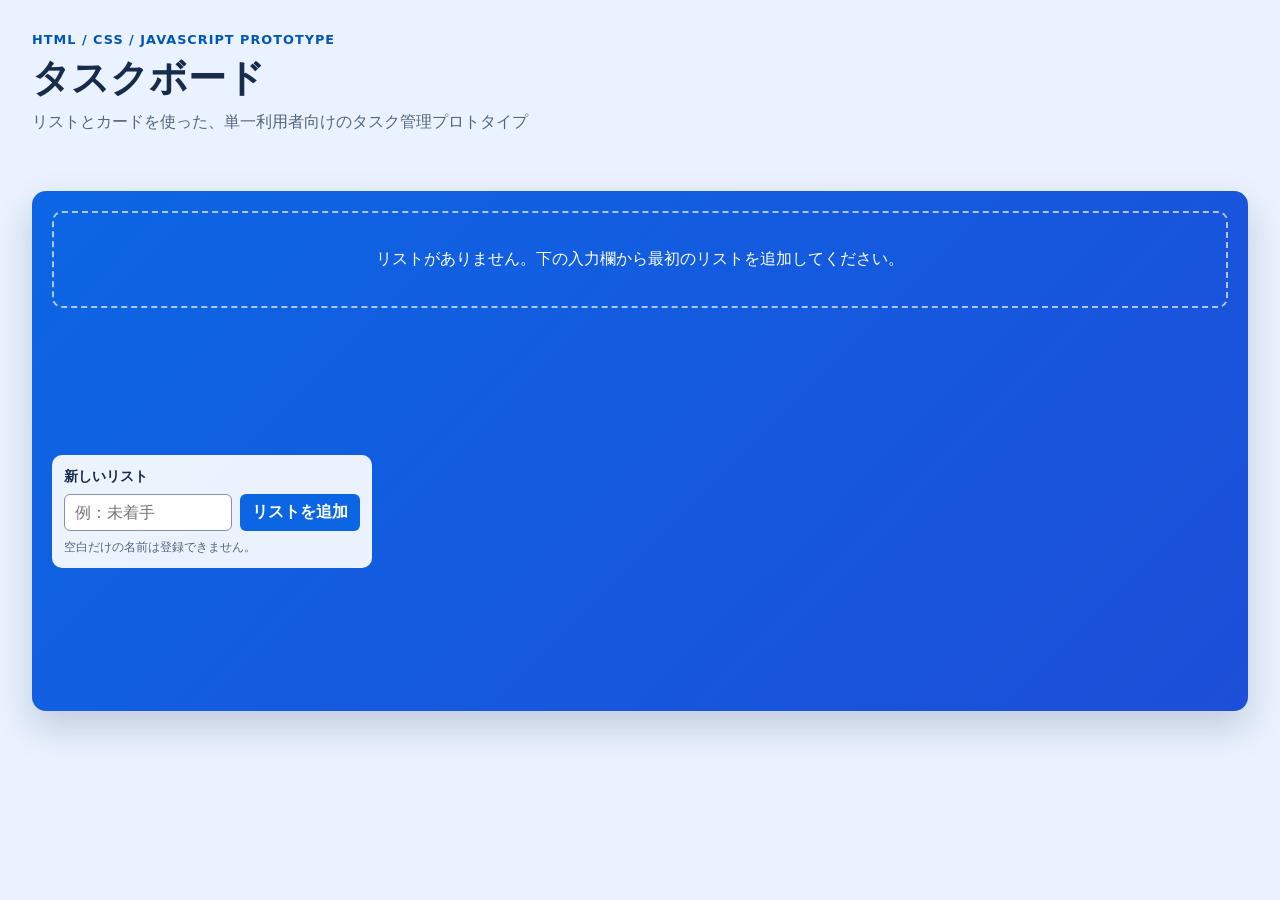
<file: prototype/index.html>
<!doctype html>
<html lang="ja">
  <head>
    <meta charset="UTF-8" />
    <meta name="viewport" content="width=device-width, initial-scale=1.0" />
    <title>タスクボード プロトタイプ</title>
    <link rel="stylesheet" href="styles.css" />
  </head>
  <body>
    <main class="app-shell">
      <header class="app-header">
        <p class="eyebrow">HTML / CSS / JavaScript prototype</p>
        <h1 id="board-title">タスクボード</h1>
        <p class="subtitle">リストとカードを使った、単一利用者向けのタスク管理プロトタイプ</p>
      </header>

      <p id="status-message" class="status-message" role="status" aria-live="polite"></p>

      <section class="board" aria-label="タスクボード">
        <div id="lists" class="lists" aria-live="polite"></div>
        <form id="add-list-form" class="add-list-form">
          <label for="new-list-title">新しいリスト</label>
          <div class="form-row">
            <input id="new-list-title" name="title" type="text" maxlength="80" placeholder="例：未着手" autocomplete="off" />
            <button type="submit">リストを追加</button>
          </div>
          <p class="field-hint">空白だけの名前は登録できません。</p>
        </form>
      </section>
    </main>

    <script src="app.js"></script>
  </body>
</html>
</file>
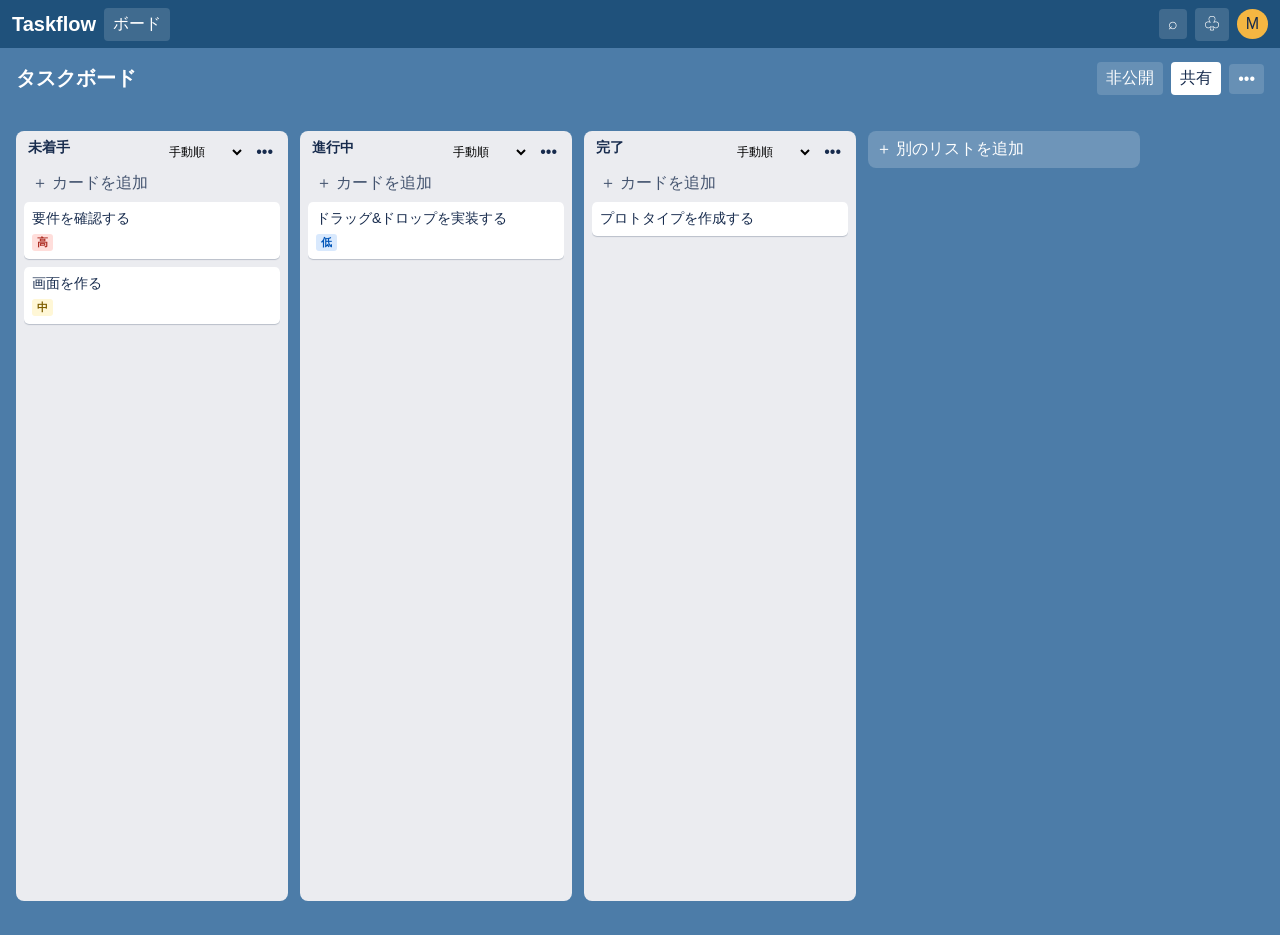
<file: prototype/trello-mockup.html>
<!doctype html><html lang="ja"><head><meta charset="utf-8"><meta name="viewport" content="width=device-width,initial-scale=1"><title>タスクボード</title><link rel="stylesheet" href="trello-mockup.css"></head><body>
<header class="top"><b>Taskflow</b><button>ボード</button><span></span><button>⌕</button><button>♧</button><button class="avatar">M</button></header>
<main><header class="board-head"><h1 id="title">タスクボード</h1><button>非公開</button><button>共有</button><button>•••</button></header><p id="status" role="status"></p><section id="lists" class="lists"></section></main>
<dialog id="detail"><form id="detail-form" method="dialog"><header><h2>カード詳細</h2><button value="cancel">×</button></header><input name="listId" type="hidden"><input name="cardId" type="hidden"><label>カード名<input name="title" required></label><div class="row"><label>優先度<select name="priority"><option value="unset">未設定</option><option value="high">高</option><option value="medium">中</option><option value="low">低</option></select></label><label>期限日時<input name="dueAt" type="datetime-local"></label></div><label>詳細<textarea name="description" rows="5"></textarea></label><button class="primary" value="save">保存</button></form><section class="comments"><h3>コメント</h3><div id="comment-list"></div><form id="comment-form"><textarea name="text" rows="3" placeholder="コメントを記入"></textarea><p class="error"></p><button class="primary">コメントを追加</button></form></section></dialog>
<dialog id="confirm"><form method="dialog"><h2>削除の確認</h2><p id="confirm-message"></p><button value="cancel">取り消す</button><button class="danger" value="confirm">削除する</button></form></dialog><script src="trello-mockup.js"></script><style>.lists{height:calc(100vh - 110px);overflow-x:auto;overflow-y:hidden}.list{height:100%;display:flex;flex-direction:column;overflow:hidden}.list-head{flex:0 0 auto}.cards{flex:1 1 auto;min-height:0;overflow-y:auto}.add-list{align-self:flex-start;height:auto}</style><script>const adjustListLayout=()=>document.querySelectorAll('.list').forEach(list=>{const cards=list.querySelector('.cards'),add=list.querySelector('[data-add]');if(cards&&add&&cards.previousElementSibling!==add)list.insertBefore(add,cards)});new MutationObserver(adjustListLayout).observe(document.querySelector('#lists'),{childList:true,subtree:true});adjustListLayout();</script></body></html>
</file>
<file: prototype/styles.css>
:root {
  color-scheme: light;
  font-family: system-ui, -apple-system, "Segoe UI", sans-serif;
  color: #172b4d;
  background: #eaf2ff;
}

* {
  box-sizing: border-box;
}

body {
  margin: 0;
  min-width: 320px;
  min-height: 100vh;
}

button,
input {
  font: inherit;
}

button {
  border: 0;
  border-radius: 6px;
  cursor: pointer;
}

button:focus-visible,
input:focus-visible {
  outline: 3px solid #2684ff;
  outline-offset: 2px;
}

button:disabled {
  cursor: not-allowed;
  opacity: 0.45;
}

.app-shell {
  max-width: 1440px;
  margin: 0 auto;
  padding: 32px;
}

.app-header {
  margin-bottom: 20px;
}

.eyebrow {
  margin: 0 0 6px;
  color: #0055b8;
  font-size: 0.8rem;
  font-weight: 700;
  letter-spacing: 0.08em;
  text-transform: uppercase;
}

h1,
h2,
p {
  margin-top: 0;
}

h1 {
  margin-bottom: 8px;
  font-size: clamp(1.8rem, 3vw, 2.5rem);
}

.subtitle {
  margin-bottom: 0;
  color: #52657d;
}

.status-message {
  min-height: 1.6rem;
  margin: 0 0 12px;
  color: #0055b8;
  font-weight: 600;
}

.status-message.is-error {
  color: #b42318;
}

.board {
  min-height: 520px;
  padding: 20px;
  border-radius: 14px;
  background: linear-gradient(135deg, #0c66e4, #1d4ed8);
  box-shadow: 0 16px 36px rgb(9 30 66 / 18%);
}

.lists {
  display: flex;
  align-items: flex-start;
  gap: 16px;
  min-height: 240px;
  overflow-x: auto;
  padding-bottom: 12px;
}

.empty-board {
  width: 100%;
  padding: 36px 20px;
  border: 2px dashed rgb(255 255 255 / 65%);
  border-radius: 10px;
  color: #fff;
  text-align: center;
}

.list {
  width: min(320px, 82vw);
  flex: 0 0 min(320px, 82vw);
  padding: 12px;
  border-radius: 10px;
  background: #f4f5f7;
}

.list-header,
.card-header,
.form-row,
.card-actions,
.card-move-actions {
  display: flex;
  align-items: center;
  gap: 8px;
}

.list-header {
  justify-content: space-between;
  margin-bottom: 12px;
}

.list-header h2 {
  margin: 0;
  font-size: 1rem;
  overflow-wrap: anywhere;
}

.icon-button,
.card-move-actions button {
  padding: 5px 8px;
  color: #42526e;
  background: #e9edf3;
  font-size: 0.82rem;
}

.icon-button.danger {
  color: #b42318;
}

.cards {
  display: grid;
  gap: 8px;
  min-height: 48px;
  padding: 4px;
  border: 2px solid transparent;
  border-radius: 8px;
  transition: background 120ms ease, border-color 120ms ease;
}

.cards.is-drop-target {
  border-color: #0c66e4;
  background: #d9e9ff;
}

.empty-list {
  margin: 6px 0;
  color: #6b778c;
  font-size: 0.9rem;
  text-align: center;
}

.card {
  padding: 10px;
  border-radius: 8px;
  background: #fff;
  box-shadow: 0 1px 2px rgb(9 30 66 / 25%);
}

.card.is-dragging {
  opacity: 0.45;
}

.card-title {
  margin: 0;
  overflow-wrap: anywhere;
}

.card-header {
  justify-content: space-between;
}

.card-actions {
  flex-wrap: wrap;
  justify-content: flex-end;
  margin-top: 10px;
}

.card-move-actions {
  margin-top: 8px;
  justify-content: space-between;
}

.inline-form,
.add-card-form,
.add-list-form {
  display: grid;
  gap: 8px;
}

.inline-form {
  margin-bottom: 8px;
}

.add-card-form {
  margin-top: 10px;
}

.add-list-form {
  width: min(320px, 82vw);
  margin-top: 4px;
  padding: 12px;
  border-radius: 10px;
  color: #172b4d;
  background: rgb(255 255 255 / 92%);
}

label {
  font-size: 0.88rem;
  font-weight: 700;
}

input {
  width: 100%;
  min-width: 0;
  padding: 8px 10px;
  border: 1px solid #8591a5;
  border-radius: 6px;
  color: #172b4d;
  background: #fff;
}

.form-row button,
.primary-button {
  padding: 8px 12px;
  color: #fff;
  background: #0c66e4;
  font-weight: 700;
  white-space: nowrap;
}

.secondary-button {
  padding: 8px 12px;
  color: #172b4d;
  background: #dfe1e6;
  font-weight: 700;
}

.field-hint {
  margin: 0;
  color: #52657d;
  font-size: 0.78rem;
}

@media (max-width: 640px) {
  .app-shell {
    padding: 18px;
  }

  .board {
    padding: 12px;
  }

  .form-row {
    align-items: stretch;
    flex-direction: column;
  }
}
</file>
<file: prototype/trello-mockup.css>
:root{font-family:-apple-system,BlinkMacSystemFont,"Segoe UI",sans-serif;color:#172b4d}*{box-sizing:border-box}body{margin:0;background:#4c7ca8;min-width:320px}button,input,textarea,select{font:inherit}button{cursor:pointer}.top{height:48px;background:#1f517b;color:#fff;display:flex;align-items:center;gap:8px;padding:0 12px}.top b{font-size:20px}.top span{flex:1}.top button,.board-head button{border:0;border-radius:4px;padding:6px 9px;background:#ffffff26;color:inherit}.top .avatar{border-radius:50%;background:#f5b642;color:#172b4d}main{min-height:calc(100vh - 48px);padding:14px 16px}.board-head{color:#fff;display:flex;align-items:center;gap:8px}.board-head h1{font-size:20px;margin:0 auto 0 0}.board-head button:nth-last-child(2){background:#fff;color:#172b4d}#status{min-height:20px;margin:8px 0;color:#fff}.lists{display:flex;gap:12px;align-items:flex-start;overflow-x:auto;padding-bottom:20px}.list,.add-list{flex:0 0 272px;background:#ebecf0;border-radius:8px;padding:8px}.list-head{display:flex;gap:4px;align-items:center}.list-head h2{margin:0 auto 8px 4px;font-size:14px}.sort{border:0;background:transparent;font-size:12px}.menu{position:relative}.menu summary{list-style:none;padding:3px 7px;cursor:pointer}.popup{position:absolute;z-index:4;right:0;width:145px;background:#fff;border-radius:5px;box-shadow:0 8px 16px #091e4240;padding:4px}.popup button{display:block;width:100%;border:0;background:#fff;text-align:left;padding:7px}.card{position:relative;background:#fff;border-radius:5px;padding:8px;margin-bottom:8px;box-shadow:0 1px 1px #091e4238;cursor:pointer;font-size:14px}.card.drag{opacity:.45}.card-menu{position:absolute;right:4px;top:3px;opacity:0}.card:hover .card-menu{opacity:1}.meta{display:flex;gap:5px;margin-top:6px;font-size:11px;color:#44546f}.badge{padding:1px 5px;border-radius:3px;font-weight:700}.high{background:#ffdedb;color:#ae2e24}.medium{background:#fff7d6;color:#7f5f01}.low{background:#d9e9fd;color:#0055b8}.drop{outline:2px solid #0c66e4;background:#d9e9fd}.add,.add-list button{width:100%;border:0;background:transparent;text-align:left;padding:8px;color:#44546f}.add-list{background:#ffffff30;padding:0}.add-list button{color:#fff}.add-form input{width:100%;padding:8px;border:2px solid #0c66e4}.primary{border:0;border-radius:4px;background:#0c66e4;color:#fff;padding:7px 10px;font-weight:600}.error{color:#ae2e24;min-height:16px;font-size:12px}dialog{width:min(480px,calc(100% - 32px));border:0;border-radius:8px;box-shadow:0 10px 28px #091e4260}dialog::backdrop{background:#091e4288}.detail-dialog{}#detail{max-height:calc(100vh - 32px);overflow:auto}#detail form,#detail .comments{padding:20px}#detail header{display:flex;justify-content:space-between}#detail label{display:grid;gap:5px;margin:12px 0;font-size:13px;font-weight:700}#detail input,#detail textarea,#detail select{width:100%;padding:8px;border:1px solid #8590a2;border-radius:4px}.row{display:grid;grid-template-columns:1fr 1fr;gap:12px}.comments{border-top:1px solid #dfe1e6;background:#fafbfc}.comment{border-bottom:1px solid #dfe1e6;padding:8px 0}.comment p{margin:0;white-space:pre-wrap}.comment time{font-size:12px;color:#626f86}.danger{background:#c9372c;color:#fff;border:0;padding:7px 10px}@media(max-width:600px){main{padding:10px}.list,.add-list{flex-basis:min(272px,calc(100vw - 28px))}.row{grid-template-columns:1fr}}
</file>
